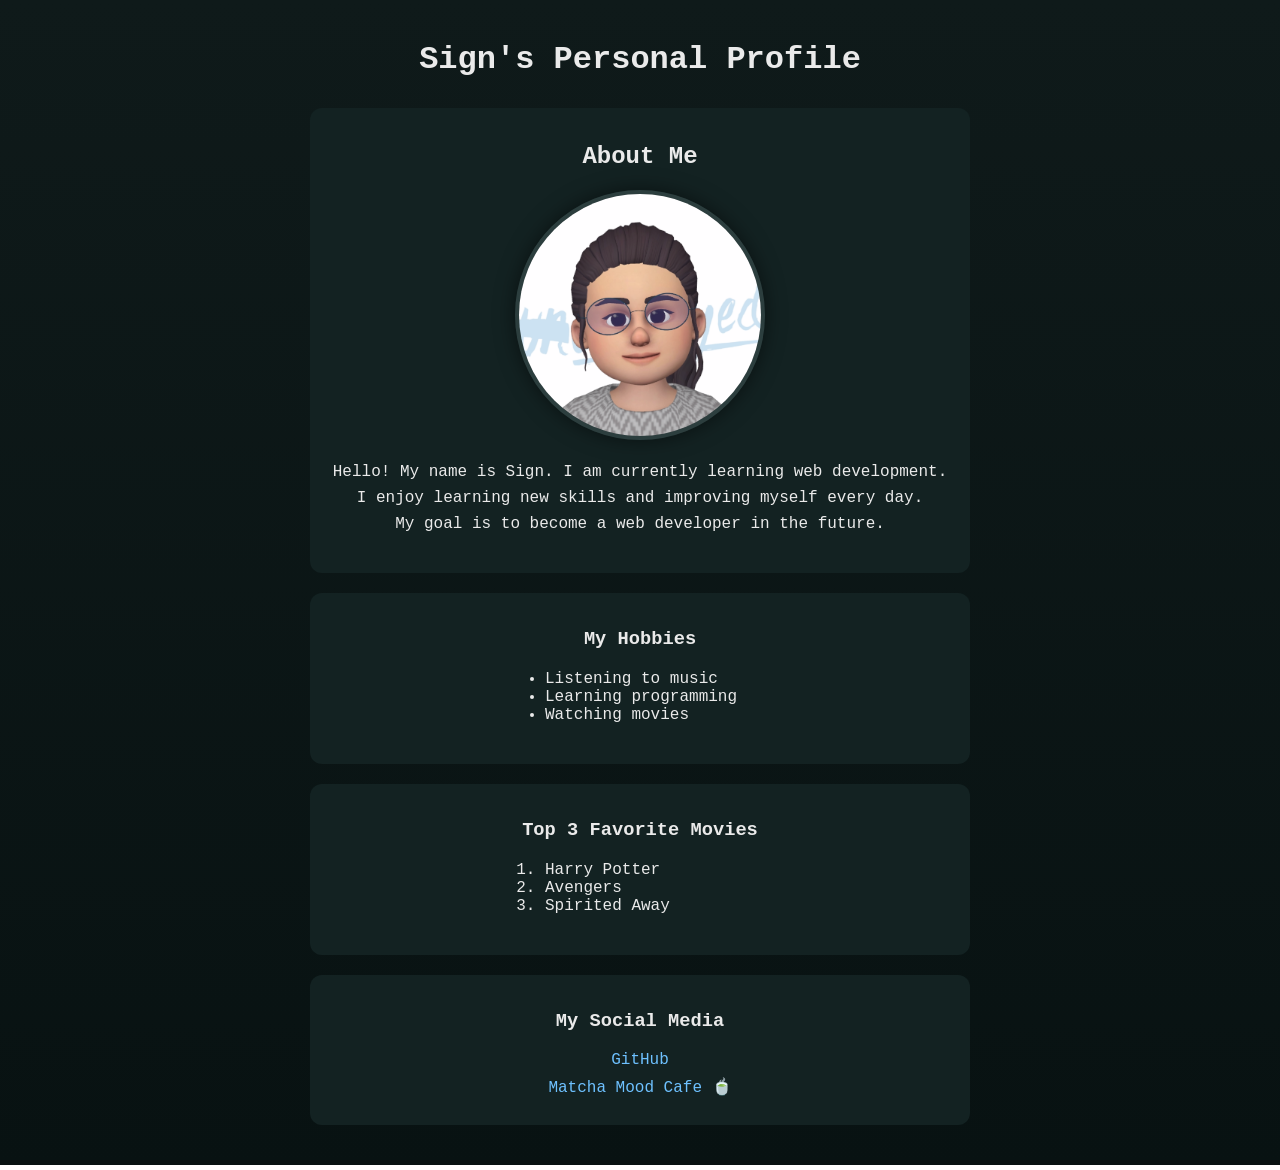
<file: html/index.html>
<!doctype html>
<html lang="en">
  <head>
    <meta charset="UTF-8" />
    <meta name="viewport" content="width=device-width, initial-scale=1.0" />
    <title>My Personal Profile</title>
    <!-- CSS -->
    <style>
      * {
        box-sizing: border-box;
      }

      body {
        background: linear-gradient(to bottom, #0f1a1a, #081212);
        color: #eaeaea;
        font-family: monospace, Helvetica, Arial, sans-serif;
        margin: 0;
      }

      /* container กลาง */
      .container {
        max-width: 700px;
        margin: auto;
        padding: 20px;
      }

      /* หัวข้อ */
      h1 {
        text-align: center;
        margin-bottom: 30px;
      }

      h2,
      h3 {
        text-align: center;
        margin-top: 15px;
      }

      /* เส้นคั่น */
      hr {
        border: none;
        height: 1px;
        background: #2c3e3e;
        margin: 25px 0;
      }

      /* รูปโปรไฟล์ */
      .profile-img {
        width: 250px;
        display: block;
        margin: 20px auto;
        border-radius: 50%;
        border: 4px solid #2c3e3e;
        box-shadow: 0 0 20px rgba(0, 0, 0, 0.5);
      }

      /* ข้อความ */
      p {
        text-align: center;
        line-height: 1.6;
      }

      /* list */
      ul,
      ol {
        max-width: 270px;
        margin: 20px auto;
      }

      /* card */
      .section {
        background-color: #132222;
        padding: 20px;
        border-radius: 12px;
        margin-bottom: 20px;
      }

      /* hover นิดๆ */
      .section:hover {
        transform: translateY(-2px);
        transition: 0.3s;
      }

      /* link */
      .section a {
        display: block;
        text-align: center;
        margin: 8px 0;
        color: #6ec1ff;
        text-decoration: none;
      }

      .section a:hover {
        color: #3e696a;
      }
    </style>
  </head>

  <body class="index-page">
    <div class="container">
      <h1>Sign's Personal Profile</h1>

      <div class="section">
        <h2>About Me</h2>

        <img src="images/Profile-image.png" class="profile-img" />

        <p>
          Hello! My name is Sign. I am currently learning web development.<br />
          I enjoy learning new skills and improving myself every day.<br />
          My goal is to become a web developer in the future.
        </p>
      </div>

      <div class="section">
        <h3>My Hobbies</h3>
        <ul>
          <li>Listening to music</li>
          <li>Learning programming</li>
          <li>Watching movies</li>
        </ul>
      </div>

      <div class="section">
        <h3>Top 3 Favorite Movies</h3>
        <ol>
          <li>Harry Potter</li>
          <li>Avengers</li>
          <li>Spirited Away</li>
        </ol>
      </div>

      <div class="section">
        <h3>My Social Media</h3>
        <a href="https://github.com/Wathisa" target="_blank">GitHub</a>
        <a href="business.html" target="_blank">Matcha Mood Cafe 🍵</a>
      </div>
    </div>
  </body>
</html>
</file>
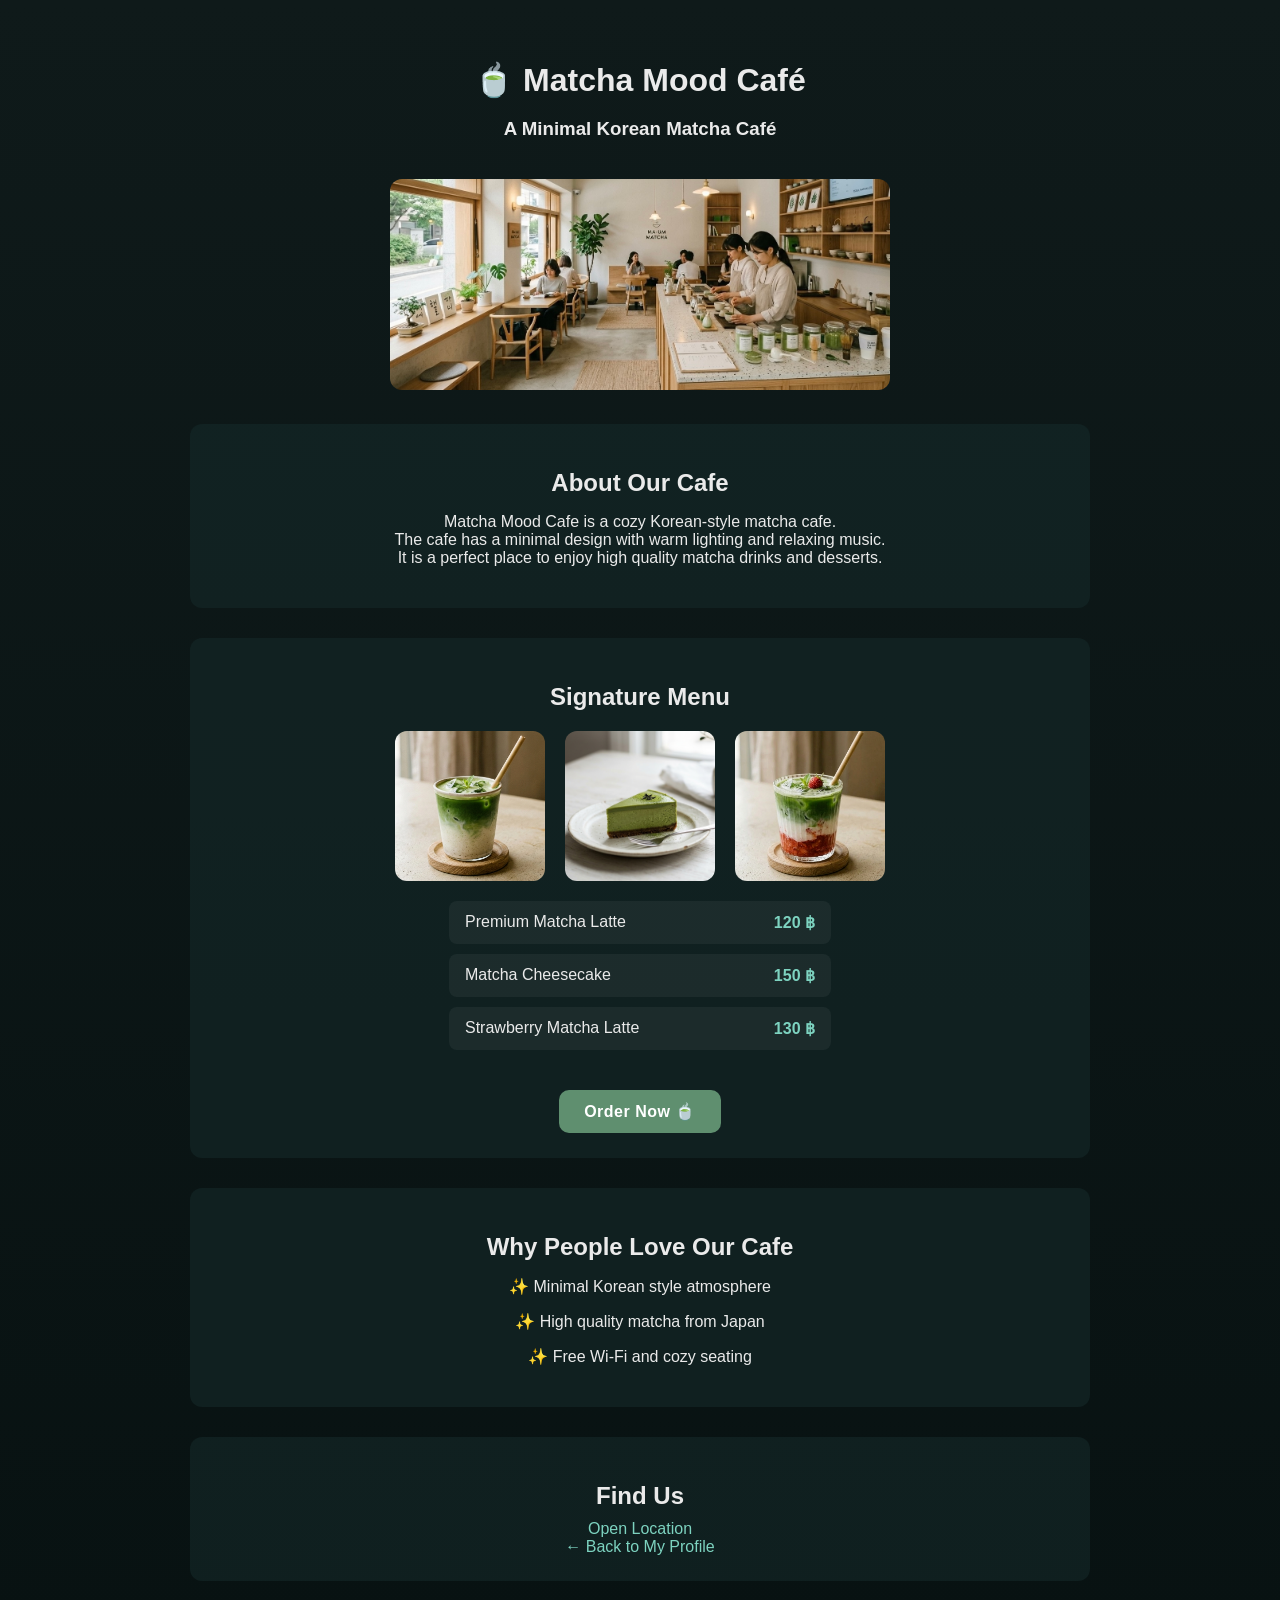
<file: html/business.html>
<!doctype html>
<html lang="en">
  <head>
    <meta charset="UTF-8" />
    <meta name="viewport" content="width=device-width, initial-scale=1.0" />
    <title>Matcha Mood Cafe | Minimal Korean Matcha Cafe</title>

    <style>
      /* ===== RESET ===== */
      body {
        margin: 0;
        font-family: Arial, Helvetica, sans-serif;
        text-align: center;

        background: linear-gradient(to bottom, #0f1a1a, #081212);
        color: #eaeaea;
      }

      /* ===== LAYOUT ===== */
      .container {
        max-width: 900px;
        margin: auto;
        padding: 40px 20px;
      }

      /* ===== SECTION ===== */
      .section {
        background: rgba(20, 40, 40, 0.6);
        padding: 25px;
        margin-top: 30px;
        border-radius: 12px;
      }

      /* ===== HERO IMAGE ===== */
      .cafe-hero {
        width: 100%;
        max-width: 500px;
        border-radius: 12px;
        margin-top: 20px;
      }

      /* ===== MENU IMAGES ===== */
      /* ทำให้รูปเรียงแถว เว้นระยะสวยๆ */
      .menu-gallery {
        display: flex;
        justify-content: center;
        gap: 20px;
        margin: 20px 0;
      }

      .menu-gallery img {
        width: 150px;
        border-radius: 12px;
        transition: 0.3s;
      }

      /* hover รูป */
      .menu-gallery img:hover {
        transform: scale(1.05);
      }

      /* ===== MENU LIST ===== */
      .menu-list {
        max-width: 400px; /* ความกว้างของกรอบข้อความเมนู */
        margin: 20px auto; /* เว้นระยะบนล่าง และจัดกลาง */
      }

      /* จัด layout แต่ละเมนู */
      .menu-item {
        display: flex; /* ทำให้ของข้างในเรียงกันในแนวนอน */
        align-items: center; /* จัดให้อยู่กึ่งกลางแนวตั้ง */
        gap: 10px; /* ระยะห่างระหว่าง item ข้างใน */

        max-width: 350px; /* ความกว้างของกล่องเมนูแต่ละอัน */
        margin: 0 auto 10px; /* บน=0, ซ้ายขวา auto=ตรงกลาง, ล่าง=เว้นระยะห่าง 10px */

        background: rgba(255, 255, 255, 0.05); /* bg สีขาวโปร่งใส */
        padding: 12px 16px; /* ระยะข้างในกล่อง ไม่ให้ข้อความติดขอบ */
        border-radius: 8px; /* ทำมุมโค้ง */
      }

      /* ราคา */
      .menu-item span {
        /* เลือก span ที่อยู่ใน menu-item */
        margin-left: auto; /* ดัน element ไปทางขวาสุด */
        color: #7dd3c0;
        font-weight: bold;
      }

      /* ชื่อเมนู */
      .menu-item p {
        margin: 0;
      }

      /* ปุ่ม Oder */
      .order-btn {
        display: inline-block; /* ทำให้ปุ่มมีขนาด+padding ได้ */
        margin-top: 20px;
        padding: 12px 25px; /* ขนาดของปุ่ม */

        font-weight: 600;
        letter-spacing: 0.5px;

        background: #5f8f6f; /* สีของปุ่ม */
        color: white;

        border-radius: 10px; /* มุมโค้ง */
        text-decoration: none;

        transition: 0.3s;
      }

      /* hover ของปุ่ม Order */
      .order-btn:hover {
        background: #4c755b;
        transform: scale(1.05); /* ปุ่มขยายขึ้นเล็กน้อย */
        color: white; /* บังคับไม่ให้เปลี่ยนสี */
      }

      /* ===== section แต่ละกล่องขยับนิดๆ ===== */
      .section:hover {
        transform: translateY(-2px);
        transition: 0.3s;
      }

      /* ===== LINK ===== */
      a {
        color: #7dd3c0;
        text-decoration: none;
      }

      a:hover {
        /* text-decoration: underline; */
        color: #5b85a4;
      }

      /* ===== HEADING ===== */
      h1 {
        margin-bottom: 10px;
      }

      h2 {
        margin-bottom: 10px;
      }
    </style>
  </head>

  <body class="cafe-page">
    <div class="container">
      <h1>🍵 Matcha Mood Café</h1>
      <h3>A Minimal Korean Matcha Café</h3>

      <img src="images/head-image.jpg" alt="Matcha cafe" class="cafe-hero" />

      <!-- About -->
      <div class="section">
        <h2>About Our Cafe</h2>
        <p>
          Matcha Mood Cafe is a cozy Korean-style matcha cafe.<br />
          The cafe has a minimal design with warm lighting and relaxing
          music.<br />
          It is a perfect place to enjoy high quality matcha drinks and
          desserts.
        </p>
      </div>

      <!-- Menu -->
      <div class="section">
        <h2>Signature Menu</h2>

        <div class="menu-gallery">
          <img src="images/matcha-latte.png" alt="" />
          <img src="images/matcha-dessert.png" alt="" />
          <img src="images/strawberry-matcha.png" alt="" />
        </div>

        <div class="menu-list">
          <div class="menu-item">
            <p>Premium Matcha Latte</p>
            <span>120 ฿</span>
          </div>

          <div class="menu-item">
            <p>Matcha Cheesecake</p>
            <span>150 ฿</span>
          </div>

          <div class="menu-item">
            <p>Strawberry Matcha Latte</p>
            <span>130 ฿</span>
          </div>
        </div>

        <!-- ปุ่ม -->
        <a href="form.html" class="order-btn">Order Now 🍵</a>
      </div>

      <!-- Why -->
      <div class="section">
        <h2>Why People Love Our Cafe</h2>
        <p>✨ Minimal Korean style atmosphere</p>
        <p>✨ High quality matcha from Japan</p>
        <p>✨ Free Wi-Fi and cozy seating</p>
      </div>

      <!-- Map -->
      <div class="section">
        <h2>Find Us</h2>
        <a
          href="https://www.google.com/maps/place/%E0%B9%82%E0%B8%8B%E0%B8%A5+%E0%B9%80%E0%B8%81%E0%B8%B2%E0%B8%AB%E0%B8%A5%E0%B8%B5%E0%B9%83%E0%B8%95%E0%B9%89/@37.56305,126.3161143,9z/data=!3m1!4b1!4m6!3m5!1s0x357ca2012d5c39cf:0x7e11eca1405bf29b!8m2!3d37.550263!4d126.9970831!16zL20vMGhzcWY?entry=ttu&g_ep=EgoyMDI2MDMxOC4xIKXMDSoASAFQAw%3D%3D"
          >Open Location</a
        >
        <br />
        <a href="index.html">← Back to My Profile</a>
      </div>
    </div>
  </body>
</html>
</file>
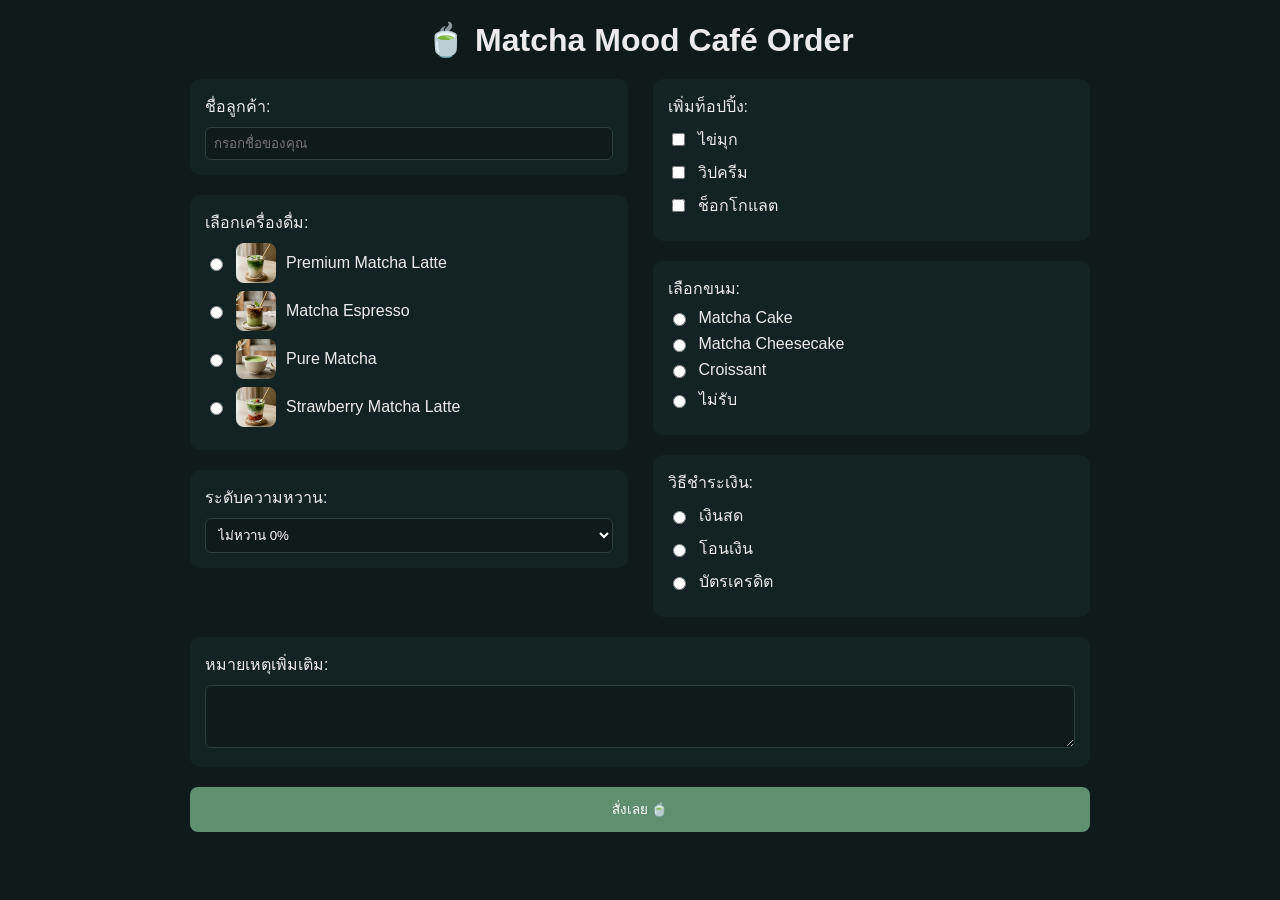
<file: html/form.html>
<!doctype html>
<html lang="en">
  <head>
    <meta charset="UTF-8" />
    <meta name="viewport" content="width=device-width, initial-scale=1.0" />
    <title>Matcha Mood Café Order</title>

    <style>
      * {
        box-sizing: border-box;
      }

      body {
        background-color: #0f1a1a;
        color: #ecebeb;
        font-family: Arial, sans-serif;
      }

      /* หัวข้อ */
      h1 {
        text-align: center;
        margin-bottom: 20px;
      }

      /* กล่อง */
      .form-container {
        max-width: 900px;
        margin: 0 auto;
      }

      /* grid */
      .form-grid {
        display: grid;
        grid-template-columns: 1fr 1fr;
        gap: 25px;
      }

      /* column */
      .column {
        display: flex;
        flex-direction: column;
        gap: 20px;
      }

      /* กล่องย่อย */
      .form-group {
        background-color: #132222;
        padding: 15px;
        border-radius: 10px;
      }

      /* เต็มแถว */
      .full {
        margin-top: 20px;
      }

      /* label */
      label {
        display: block;
        margin-bottom: 8px;
      }

      /* option */
      .option {
        display: flex;
        align-items: center;
        gap: 10px;
        margin-bottom: 8px;
        cursor: pointer;
      }

      /* input */
      input[type="text"],
      select,
      textarea {
        width: 100%;
        padding: 8px;
        border-radius: 6px;
        border: 1px solid #2c3e3e;
        background-color: #0f1a1a;
        color: white;
      }

      /* ปุ่ม */
      button {
        margin-top: 20px;
        width: 100%;
        padding: 12px;
        background-color: #5f8f6f;
        color: white;
        border: none;
        border-radius: 8px;
        cursor: pointer;
      }

      button:hover {
        background-color: #4c755b;
      }

      /* responsive */
      @media (max-width: 768px) {
        .form-grid {
          grid-template-columns: 1fr;
        }
      }

      .menu-img {
        width: 40px;
        height: 40px;
        object-fit: cover;
        border-radius: 8px;
      }
    </style>
  </head>

  <body>
    <h1>🍵 Matcha Mood Café Order</h1>

    <div class="form-container">
      <form>
        <div class="form-grid">
          <!-- 🔵 ซ้าย -->
          <div class="column">
            <div class="form-group">
              <label>ชื่อลูกค้า:</label>
              <input type="text" placeholder="กรอกชื่อของคุณ" />
            </div>

            <div class="form-group">
              <label>เลือกเครื่องดื่ม:</label>

              <label class="option">
                <input type="radio" name="drink" />
                <img src="images/matcha-latte.png" class="menu-img" />
                Premium Matcha Latte</label
              >
              <label class="option">
                <input type="radio" name="drink" />
                <img src="images/matcha_espresso.png" class="menu-img" />
                Matcha Espresso</label
              >

              <label class="option">
                <input type="radio" name="drink" />
                <img src="images/pure_matcha.png" class="menu-img" />
                Pure Matcha</label
              >

              <label class="option">
                <input type="radio" name="drink" />
                <img src="images/strawberry-matcha.png" class="menu-img" />
                Strawberry Matcha Latte</label
              >
            </div>

            <div class="form-group">
              <label>ระดับความหวาน:</label>
              <select>
                <option>ไม่หวาน 0%</option>
                <option>หวานน้อย 25%</option>
                <option>หวานปกติ 50%</option>
                <option>หวานมาก 100%</option>
              </select>
            </div>
          </div>

          <!-- 🟢 ขวา -->
          <div class="column">
            <div class="form-group">
              <label>เพิ่มท็อปปิ้ง:</label>

              <label class="option"><input type="checkbox" /> ไข่มุก</label>
              <label class="option"><input type="checkbox" /> วิปครีม</label>
              <label class="option"><input type="checkbox" /> ช็อกโกแลต</label>
            </div>

            <div class="form-group">
              <label>เลือกขนม:</label>

              <label class="option"
                ><input type="radio" name="dessert" /> Matcha Cake</label
              >
              <label class="option"
                ><input type="radio" name="dessert" /> Matcha Cheesecake</label
              >
              <label class="option"
                ><input type="radio" name="dessert" /> Croissant</label
              >
              <label class="option"
                ><input type="radio" name="dessert" /> ไม่รับ</label
              >
            </div>

            <div class="form-group">
              <label>วิธีชำระเงิน:</label>

              <label class="option"
                ><input type="radio" name="payment" /> เงินสด</label
              >
              <label class="option"
                ><input type="radio" name="payment" /> โอนเงิน</label
              >
              <label class="option"
                ><input type="radio" name="payment" /> บัตรเครดิต</label
              >
            </div>
          </div>
        </div>

        <!-- 🔽 เต็มแถว -->
        <div class="form-group full">
          <label>หมายเหตุเพิ่มเติม:</label>
          <textarea rows="3"></textarea>
        </div>

        <button type="submit">สั่งเลย 🍵</button>
      </form>
    </div>
  </body>
</html>
</file>
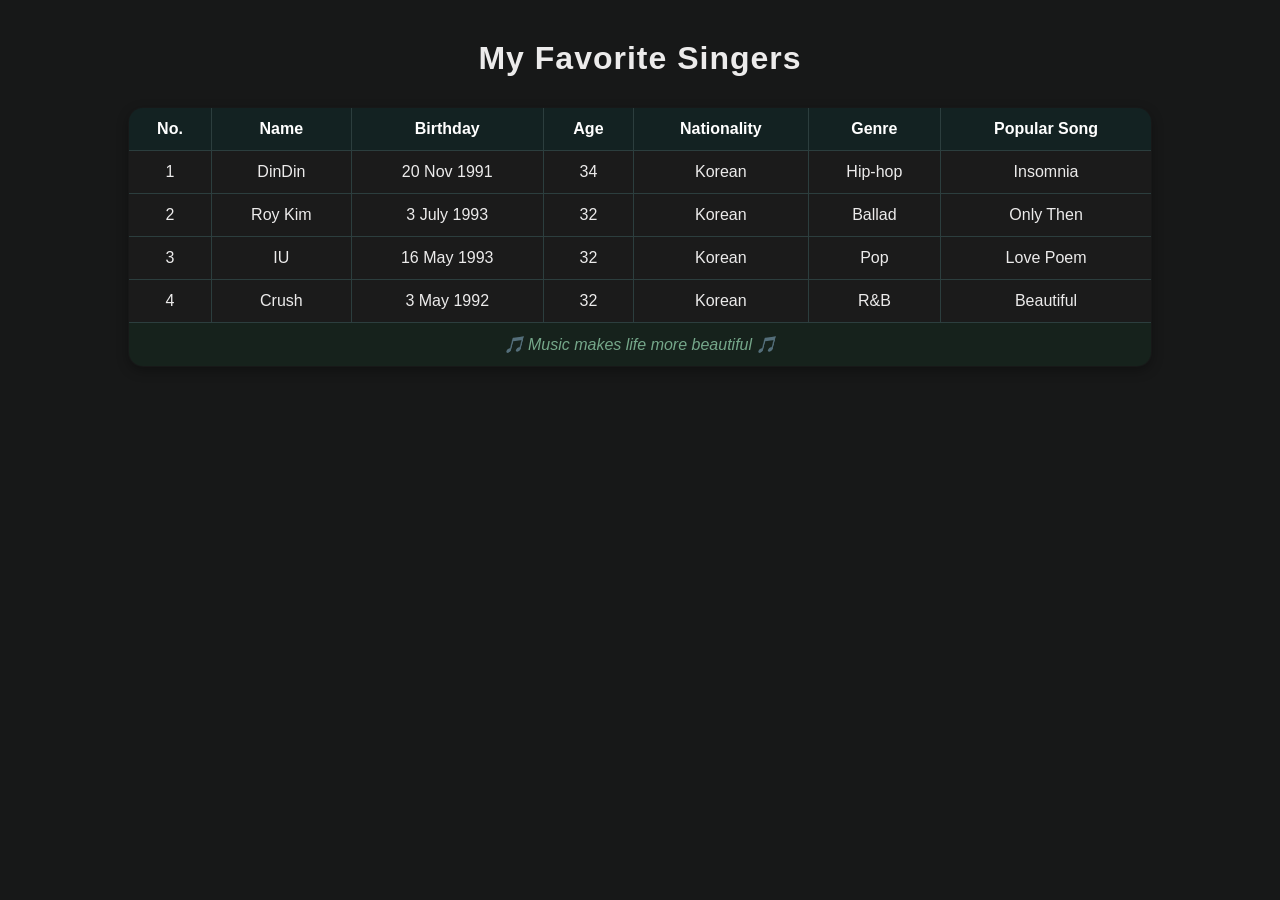
<file: html/table.html>
<!doctype html>
<html lang="en">
  <head>
    <meta charset="UTF-8" />
    <meta name="viewport" content="width=device-width, initial-scale=1.0" />
    <title>My Favorite Singers</title>
    <!--CSS-->
    <style>
      h1 {
        text-align: center; /* จัดข้อความให้อยู่กึ่งกลาง */
        margin: 0;
        padding-top: 40px;
        margin-bottom: 30px; /* เว้นระยะด้านล่างของหัวข้อ */
        letter-spacing: 1px; /* เพิ่มระยะห่างระหว่างตัวอักษร */
      }
      body {
        margin: 0;
        min-height: 100vh; /* ความสูงขั้นต่ำของ bg  */
        background: #171818;
        /* background: linear-gradient(to bottom, #263a25, #21331f); การไล่สี จากบนลงล่าง */
        color: #ecebeb; /* กำหนดสีตัวอักษรทั้งหมดในหน้า */
        font-family: Arial, sans-serif; /* กำหนดฟอนต์ */
      }

      table {
        border-collapse: collapse; /* ทำให้เส้นตารางรวมกัน ไม่ซ้อนกัน */
        width: 80%; /* ความกว้างของตาราง */
        margin: 0 auto; /* ทำให้ตารางอยู่กลางหน้า */
        /* margin-bottom: 40px; เว้นระยะด้านล่าง */
        border-radius: 15px; /* ทำมุมโค้ง */
        overflow: hidden; /* ตัดส่วนที่เกินออก (ใช้คู่กับมุมโค้ง) */
        box-shadow: 0 4px 12px rgba(0, 0, 0, 0.3); /* เพิ่มเงาให้ตาราง */
      }

      th {
        background-color: #132222; /* สีพื้นหลังหัวตาราง */
        color: white; /* สีตัวอักษร */
      }

      td {
        background-color: #1b1b1b; /* สีพื้นหลังตัวตาราง */
      }

      td,
      th {
        padding: 12px; /* เว้นช่องว่างด้านใน */
        text-align: center; /* จัดข้อความกลาง */
        border: 1px solid #2c3e3e; /* เส้นขอบของช่อง */
      }

      tfoot td {
        border-top: 1px solid #2c3e3e; /* เส้นด้านบนของ footer */
        padding: 12px; /* เว้นช่องว่างด้านใน */
        text-align: center; /* จัดข้อความกลาง */
        font-style: italic; /* ตัวเอียง */
        color: #75a78a; /* สีตัวอักษร */
        background-color: #16221c; /* สีพื้นหลัง */
      }
    </style>
  </head>

  <body>
    <h1>My Favorite Singers</h1>

    <table border="1">
      <tr>
        <th>No.</th>
        <th>Name</th>
        <th>Birthday</th>
        <th>Age</th>
        <th>Nationality</th>
        <th>Genre</th>
        <th>Popular Song</th>
      </tr>

      <tr>
        <td>1</td>
        <td>DinDin</td>
        <td>20 Nov 1991</td>
        <td>34</td>
        <td>Korean</td>
        <td>Hip-hop</td>
        <td>Insomnia</td>
      </tr>

      <tr>
        <td>2</td>
        <td>Roy Kim</td>
        <td>3 July 1993</td>
        <td>32</td>
        <td>Korean</td>
        <td>Ballad</td>
        <td>Only Then</td>
      </tr>

      <tr>
        <td>3</td>
        <td>IU</td>
        <td>16 May 1993</td>
        <td>32</td>
        <td>Korean</td>
        <td>Pop</td>
        <td>Love Poem</td>
      </tr>

      <tr>
        <td>4</td>
        <td>Crush</td>
        <td>3 May 1992</td>
        <td>32</td>
        <td>Korean</td>
        <td>R&B</td>
        <td>Beautiful</td>
      </tr>

      <tfoot>
        <tr>
          <td colspan="7">🎵 Music makes life more beautiful 🎵</td>
        </tr>
      </tfoot>
    </table>
  </body>
</html>
</file>
